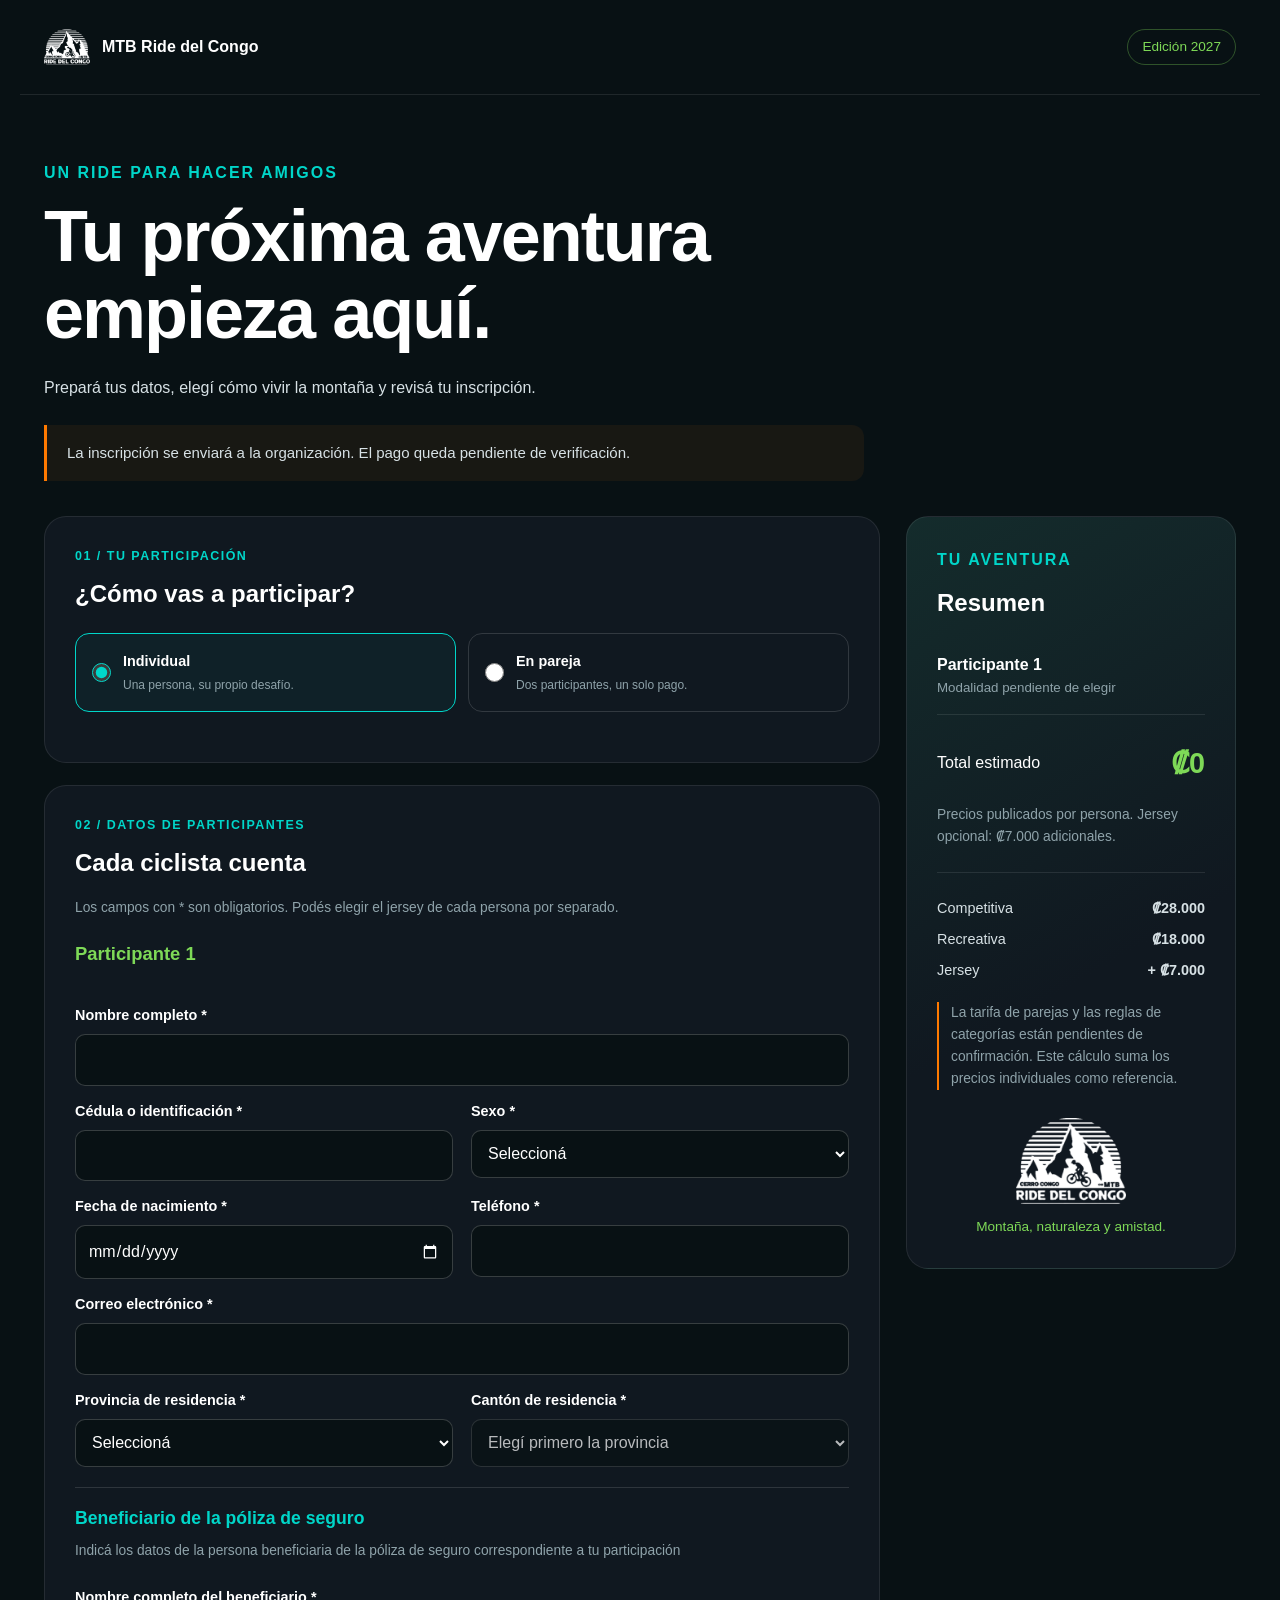
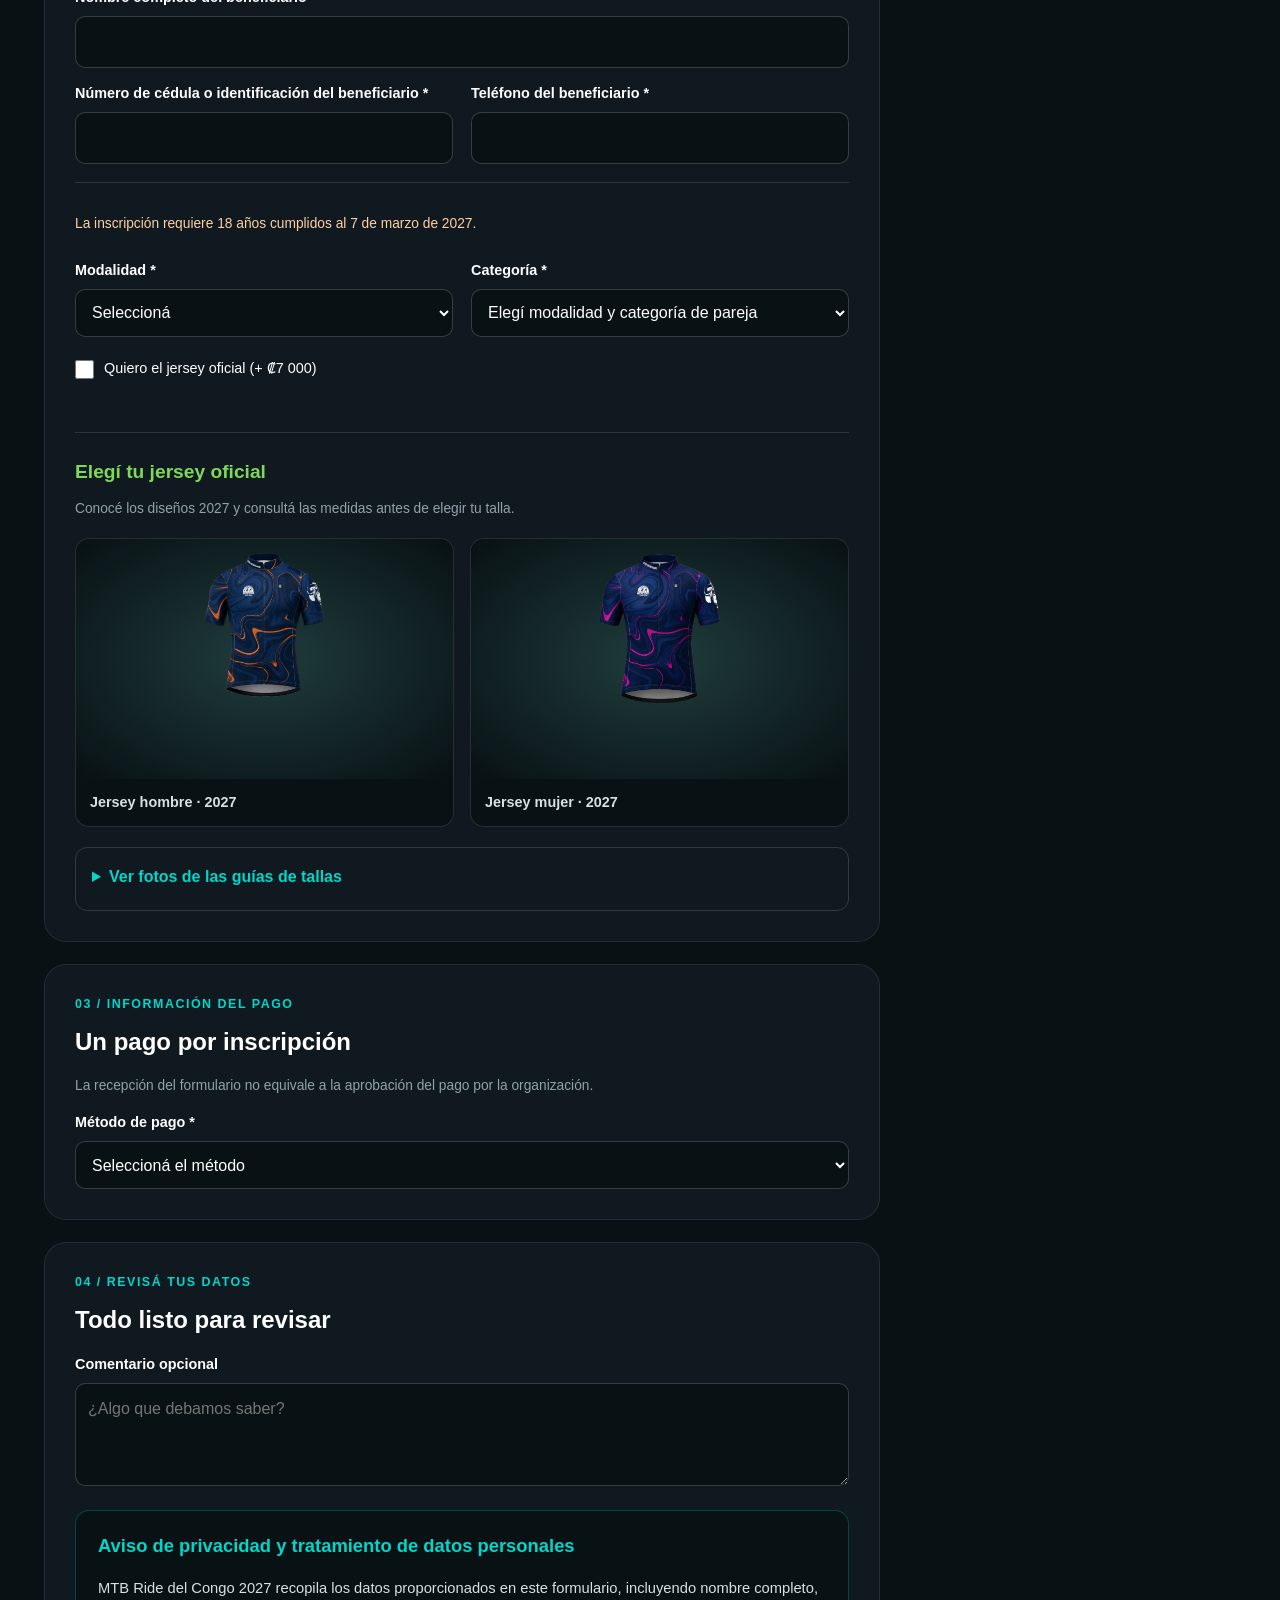
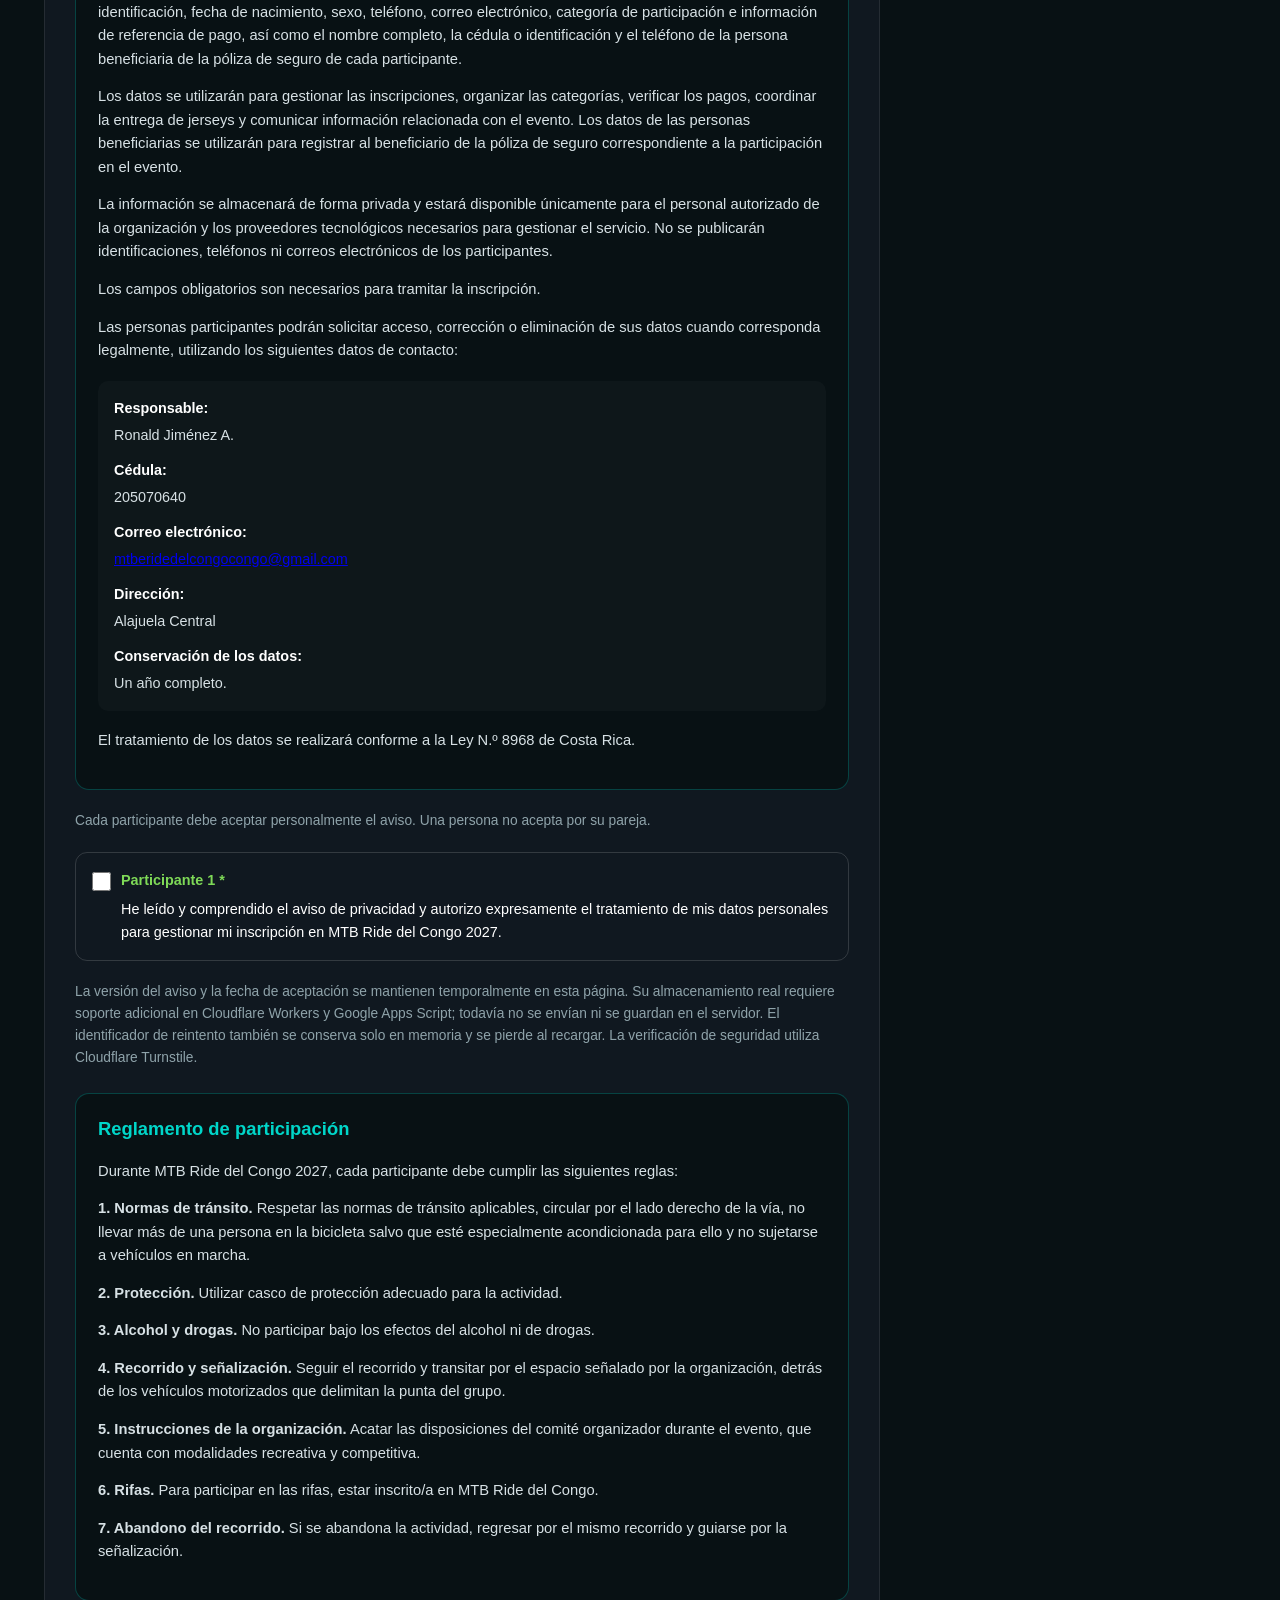
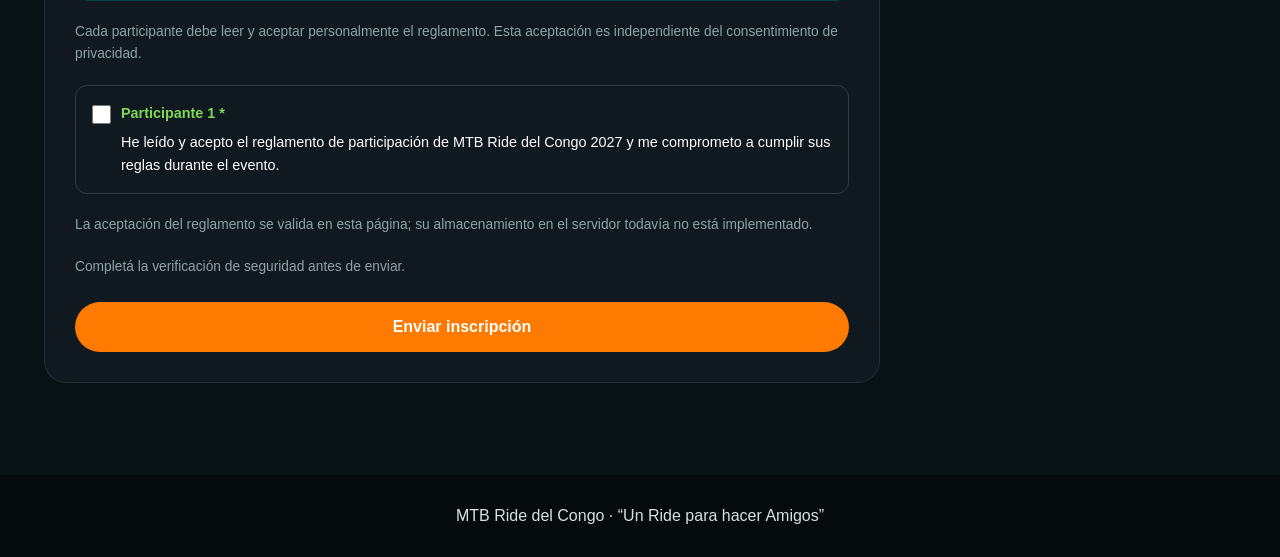
<file: inscripcion.html>
<!DOCTYPE html>
<html lang="es">
<head>
  <meta charset="UTF-8">
  <meta name="viewport" content="width=device-width, initial-scale=1">
  <title>Inscripción · MTB Ride del Congo 2027</title>
  <link rel="stylesheet" href="styles.css">
  <link rel="stylesheet" href="inscripcion.css">
  <script src="inscripcion.js" defer></script>
  <script src="https://challenges.cloudflare.com/turnstile/v0/api.js" async defer></script>
</head>
<body class="registration-page">
  <header class="registration-header">
    <div class="brand"><img src="assets/logo.webp" alt=""><span>MTB Ride del Congo</span></div>
    <span class="edition-tag">Edición 2027</span>
  </header>
  <main class="registration-main">
    <section class="registration-intro">
      <p class="eyebrow">Un Ride para hacer Amigos</p>
      <h1>Tu próxima aventura<br>empieza aquí.</h1>
      <p>Prepará tus datos, elegí cómo vivir la montaña y revisá tu inscripción.</p>
      <p class="demo-notice" id="submissionNotice">La inscripción se enviará a la organización. El pago queda pendiente de verificación.</p>
    </section>
    <div class="registration-layout">
      <form id="registrationForm">
        <section class="form-card" aria-labelledby="typeHeading">
          <p class="step-label">01 / Tu participación</p>
          <h2 id="typeHeading">¿Cómo vas a participar?</h2>
          <fieldset class="type-options">
            <legend class="sr-only">Tipo de inscripción</legend>
            <label class="choice"><input type="radio" name="registrationType" value="individual" checked> <span><strong>Individual</strong><small>Una persona, su propio desafío.</small></span></label>
            <label class="choice"><input type="radio" name="registrationType" value="pair"> <span><strong>En pareja</strong><small>Dos participantes, un solo pago.</small></span></label>
          </fieldset>
          <div id="pairCategoryWrap" hidden><label for="pairCategory">Categoría de pareja</label><select id="pairCategory" disabled required><option value="">Seleccioná una categoría</option><option value="female">Parejas Femeninas</option><option value="male">Parejas Masculinas</option><option value="mixed">Parejas Mixtas</option></select></div>
        </section>
        <section class="form-card" aria-labelledby="participantsHeading">
          <p class="step-label">02 / Datos de participantes</p>
          <h2 id="participantsHeading">Cada ciclista cuenta</h2>
          <p class="field-help">Los campos con * son obligatorios. Podés elegir el jersey de cada persona por separado.</p>
          <div id="participants"></div>
          <div class="jersey-reference" aria-labelledby="jerseyReferenceHeading">
            <h3 id="jerseyReferenceHeading">Elegí tu jersey oficial</h3>
            <p class="field-help">Conocé los diseños 2027 y consultá las medidas antes de elegir tu talla.</p>
            <div class="jersey-reference-grid">
              <figure>
                <a href="assets/jerseys/2027/jersey-hombre.webp" target="_blank" rel="noopener noreferrer" aria-label="Ampliar foto del jersey hombre (abre en otra pestaña)"><img class="jersey-reference-photo" src="assets/jerseys/2027/jersey-hombre.webp" alt="Diseño del jersey oficial para hombre, edición 2027" loading="lazy"></a>
                <figcaption>Jersey hombre · 2027</figcaption>
              </figure>
              <figure>
                <a href="assets/jerseys/2027/jersey-mujer.webp" target="_blank" rel="noopener noreferrer" aria-label="Ampliar foto del jersey mujer (abre en otra pestaña)"><img class="jersey-reference-photo" src="assets/jerseys/2027/jersey-mujer.webp" alt="Diseño del jersey oficial para mujer, edición 2027" loading="lazy"></a>
                <figcaption>Jersey mujer · 2027</figcaption>
              </figure>
            </div>
            <details class="sizing-reference">
              <summary>Ver fotos de las guías de tallas</summary>
              <p class="field-help">Medí un jersey extendido sobre una superficie plana. Tocá cualquier imagen para ampliarla en otra pestaña sin perder los datos del formulario.</p>
              <figure>
                <figcaption>Guía de tallas · hombre</figcaption>
                <a href="assets/info/tallas-hombre.jpg" target="_blank" rel="noopener noreferrer" aria-label="Ampliar guía de tallas para hombre (abre en otra pestaña)"><img src="assets/info/tallas-hombre.jpg" alt="Tabla de medidas del jersey hombre, tallas XS a 5XL" loading="lazy"></a>
              </figure>
              <figure>
                <figcaption>Guía de tallas · mujer</figcaption>
                <a href="assets/info/tallas-mujer.jpg" target="_blank" rel="noopener noreferrer" aria-label="Ampliar guía de tallas para mujer (abre en otra pestaña)"><img src="assets/info/tallas-mujer.jpg" alt="Tabla de medidas del jersey mujer, tallas XS a 5XL" loading="lazy"></a>
              </figure>
            </details>
          </div>
        </section>
        <section class="form-card" aria-labelledby="paymentHeading">
          <p class="step-label">03 / Información del pago</p>
          <h2 id="paymentHeading">Un pago por inscripción</h2>
          <p class="field-help" id="paymentNotice">La recepción del formulario no equivale a la aprobación del pago por la organización.</p>
          <label for="paymentMethod">Método de pago *</label>
          <select id="paymentMethod" required><option value="">Seleccioná el método</option><option value="sinpe">SINPE Móvil</option><option value="transfer">Transferencia bancaria</option><option value="store">Pago en taller o establecimiento autorizado</option></select>
          <p class="field-help" id="sinpeNumbers" hidden>Número SINPE Móvil: <strong>7102 2608</strong><br>Número adicional: <strong>6140 1399</strong></p>
          <p class="field-help" id="transferDetails" hidden>Nombre: <strong>Ronald Jiménez Alfaro</strong><br>IBAN: <strong>CR620151 1232 0010 2422 06</strong><br>Cédula: <strong>205070640</strong></p>
          <div id="paymentDetail" hidden><label id="paymentLabel" for="paymentReference"></label><input id="paymentReference" disabled required maxlength="80"><p class="field-help" id="paymentHelp"></p></div>
          <div id="paymentStoreDetail" hidden>
            <label for="paymentStore">Taller o establecimiento donde realizaste el pago *</label>
            <select id="paymentStore" required disabled><option value="">Seleccioná un establecimiento autorizado</option></select>
            <p class="field-help">Solo se aceptan pagos en los establecimientos de esta lista. El pago queda pendiente de verificación por la organización.</p>
          </div>
        </section>
        <section class="form-card" aria-labelledby="reviewHeading">
          <p class="step-label">04 / Revisá tus datos</p>
          <h2 id="reviewHeading">Todo listo para revisar</h2>
          <label for="comments">Comentario opcional</label><textarea id="comments" rows="3" maxlength="500" placeholder="¿Algo que debamos saber?"></textarea>
          <section class="privacy-notice" aria-labelledby="privacyHeading">
            <h3 id="privacyHeading">Aviso de privacidad y tratamiento de datos personales</h3>
            <p>MTB Ride del Congo 2027 recopila los datos proporcionados en este formulario, incluyendo nombre completo, identificación, fecha de nacimiento, sexo, teléfono, correo electrónico, categoría de participación e información de referencia de pago, así como el nombre completo, la cédula o identificación y el teléfono de la persona beneficiaria de la póliza de seguro de cada participante.</p>
            <p>Los datos se utilizarán para gestionar las inscripciones, organizar las categorías, verificar los pagos, coordinar la entrega de jerseys y comunicar información relacionada con el evento. Los datos de las personas beneficiarias se utilizarán para registrar al beneficiario de la póliza de seguro correspondiente a la participación en el evento.</p>
            <p>La información se almacenará de forma privada y estará disponible únicamente para el personal autorizado de la organización y los proveedores tecnológicos necesarios para gestionar el servicio. No se publicarán identificaciones, teléfonos ni correos electrónicos de los participantes.</p>
            <p>Los campos obligatorios son necesarios para tramitar la inscripción.</p>
            <p>Las personas participantes podrán solicitar acceso, corrección o eliminación de sus datos cuando corresponda legalmente, utilizando los siguientes datos de contacto:</p>
            <dl class="privacy-contact">
              <dt>Responsable:</dt><dd>Ronald Jiménez A.</dd>
              <dt>Cédula:</dt><dd>205070640</dd>
              <dt>Correo electrónico:</dt><dd><a href="mailto:mtberidedelcongocongo@gmail.com">mtberidedelcongocongo@gmail.com</a></dd>
              <dt>Dirección:</dt><dd>Alajuela Central</dd>
              <dt>Conservación de los datos:</dt><dd>Un año completo.</dd>
            </dl>
            <p>El tratamiento de los datos se realizará conforme a la Ley N.º 8968 de Costa Rica.</p>
          </section>
          <div class="privacy-consents">
            <p class="field-help">Cada participante debe aceptar personalmente el aviso. Una persona no acepta por su pareja.</p>
            <div id="privacyParticipant1">
              <label class="check-line"><input id="privacyConsent1" name="privacyConsent1" type="checkbox" required aria-describedby="privacyHeading privacyStatus1"><span><strong>Participante 1 *</strong> He leído y comprendido el aviso de privacidad y autorizo expresamente el tratamiento de mis datos personales para gestionar mi inscripción en MTB Ride del Congo 2027.</span></label>
              <p class="field-help" id="privacyStatus1" aria-live="polite"></p>
            </div>
            <div id="privacyParticipant2" hidden>
              <label class="check-line"><input id="privacyConsent2" name="privacyConsent2" type="checkbox" required disabled aria-describedby="privacyHeading privacyStatus2"><span><strong>Participante 2 *</strong> He leído y comprendido el aviso de privacidad y autorizo expresamente el tratamiento de mis datos personales para gestionar mi inscripción en MTB Ride del Congo 2027.</span></label>
              <p class="field-help" id="privacyStatus2" aria-live="polite"></p>
            </div>
          </div>
          <p class="privacy-note">La versión del aviso y la fecha de aceptación se mantienen temporalmente en esta página. Su almacenamiento real requiere soporte adicional en Cloudflare Workers y Google Apps Script; todavía no se envían ni se guardan en el servidor. El identificador de reintento también se conserva solo en memoria y se pierde al recargar. La verificación de seguridad utiliza Cloudflare Turnstile.</p>
          <section class="privacy-notice" aria-labelledby="rulesHeading">
            <h3 id="rulesHeading">Reglamento de participación</h3>
            <p>Durante MTB Ride del Congo 2027, cada participante debe cumplir las siguientes reglas:</p>
            <p><strong>1. Normas de tránsito.</strong> Respetar las normas de tránsito aplicables, circular por el lado derecho de la vía, no llevar más de una persona en la bicicleta salvo que esté especialmente acondicionada para ello y no sujetarse a vehículos en marcha.</p>
            <p><strong>2. Protección.</strong> Utilizar casco de protección adecuado para la actividad.</p>
            <p><strong>3. Alcohol y drogas.</strong> No participar bajo los efectos del alcohol ni de drogas.</p>
            <p><strong>4. Recorrido y señalización.</strong> Seguir el recorrido y transitar por el espacio señalado por la organización, detrás de los vehículos motorizados que delimitan la punta del grupo.</p>
            <p><strong>5. Instrucciones de la organización.</strong> Acatar las disposiciones del comité organizador durante el evento, que cuenta con modalidades recreativa y competitiva.</p>
            <p><strong>6. Rifas.</strong> Para participar en las rifas, estar inscrito/a en MTB Ride del Congo.</p>
            <p><strong>7. Abandono del recorrido.</strong> Si se abandona la actividad, regresar por el mismo recorrido y guiarse por la señalización.</p>
          </section>
          <div class="privacy-consents">
            <p class="field-help">Cada participante debe leer y aceptar personalmente el reglamento. Esta aceptación es independiente del consentimiento de privacidad.</p>
            <div id="rulesParticipant1">
              <label class="check-line"><input id="rulesConsent1" name="rulesConsent1" type="checkbox" required aria-describedby="rulesHeading"><span><strong>Participante 1 *</strong> He leído y acepto el reglamento de participación de MTB Ride del Congo 2027 y me comprometo a cumplir sus reglas durante el evento.</span></label>
            </div>
            <div id="rulesParticipant2" hidden>
              <label class="check-line"><input id="rulesConsent2" name="rulesConsent2" type="checkbox" required disabled aria-describedby="rulesHeading"><span><strong>Participante 2 *</strong> He leído y acepto el reglamento de participación de MTB Ride del Congo 2027 y me comprometo a cumplir sus reglas durante el evento.</span></label>
            </div>
            <p class="field-help">La aceptación del reglamento se valida en esta página; su almacenamiento en el servidor todavía no está implementado.</p>
          </div>
          <div id="turnstileContainer">
            <p class="field-help">Completá la verificación de seguridad antes de enviar.</p>
            <div class="cf-turnstile" data-sitekey="0x4AAAAAAFi9Cbz-jAwnUR7X" data-size="flexible"></div>
          </div>
          <button id="submitRegistration" class="btn btn-primary review-button" type="submit">Enviar inscripción</button>
          <div id="formResult" class="form-result" role="status" aria-live="polite" tabindex="-1" hidden></div>
        </section>
      </form>
      <aside class="registration-summary" aria-labelledby="summaryHeading">
        <p class="eyebrow">Tu aventura</p><h2 id="summaryHeading">Resumen</h2>
        <div id="summaryItems" aria-live="polite"></div>
        <div class="total-row"><span>Total estimado</span><strong id="totalAmount">₡0</strong></div>
        <p class="field-help">Precios publicados por persona. Jersey opcional: ₡7.000 adicionales.</p>
        <div class="summary-prices"><p>Competitiva <strong>₡28.000</strong></p><p>Recreativa <strong>₡18.000</strong></p><p>Jersey <strong>+ ₡7.000</strong></p></div>
        <p class="pending-note">La tarifa de parejas y las reglas de categorías están pendientes de confirmación. Este cálculo suma los precios individuales como referencia.</p>
        <img class="summary-logo" src="assets/logo.webp" alt="MTB Ride del Congo">
        <p class="summary-motto">Montaña, naturaleza y amistad.</p>
      </aside>
    </div>
  </main>
  <footer class="footer"><p>MTB Ride del Congo · “Un Ride para hacer Amigos”</p></footer>
</body>
</html>
</file>
<file: styles.css>
:root {
  --dark: #081114;
  --dark-2: #101820;
  --turquoise: #00d6c9;
  --green: #7ed957;
  --orange: #ff7a00;
  --white: #ffffff;
  --gray: #d7e1e5;
  --muted: #8fa3aa;
}

* {
  box-sizing: border-box;
  margin: 0;
  padding: 0;
}

html {
  scroll-behavior: smooth;
}

body {
  font-family: Arial, Helvetica, sans-serif;
  background: var(--dark);
  color: var(--white);
  line-height: 1.6;
}

img {
  max-width: 100%;
  display: block;
}

.site-header {
  min-height: 100vh;
  background:
    linear-gradient(rgba(8, 17, 20, 0.72), rgba(8, 17, 20, 0.96)),
    url("assets/hero.webp");
  background-size: cover;
  background-position: center;
}

.navbar {
  position: fixed;
  top: 0;
  width: 100%;
  z-index: 20;
  display: flex;
  justify-content: space-between;
  align-items: center;
  padding: 18px 8%;
  background: rgba(8, 17, 20, 0.82);
  backdrop-filter: blur(12px);
  border-bottom: 1px solid rgba(255, 255, 255, 0.08);
}

.brand {
  display: flex;
  align-items: center;
  gap: 12px;
  color: var(--white);
  text-decoration: none;
  font-weight: 800;
}

.brand img {
  width: 46px;
  height: 46px;
  object-fit: contain;
}

.nav-links {
  display: flex;
  gap: 22px;
  list-style: none;
}

.nav-links a {
  color: var(--gray);
  text-decoration: none;
  font-weight: 700;
  font-size: 0.95rem;
}

.nav-links a:hover {
  color: var(--turquoise);
}

.menu-toggle {
  display: none;
  background: none;
  border: none;
  color: var(--white);
  font-size: 2rem;
  cursor: pointer;
}

.hero {
  min-height: 100vh;
  display: flex;
  align-items: center;
  padding: 140px 8% 70px;
}

.hero-content {
  max-width: 760px;
}

.eyebrow {
  color: var(--turquoise);
  text-transform: uppercase;
  letter-spacing: 2px;
  font-weight: 800;
  margin-bottom: 12px;
}

.hero h1 {
  font-size: clamp(3rem, 8vw, 6.8rem);
  line-height: 0.95;
  margin-bottom: 18px;
}

.slogan {
  color: var(--green);
  font-size: clamp(1.4rem, 3vw, 2.4rem);
  font-weight: 800;
  font-style: italic;
  margin-bottom: 20px;
}

.hero-text {
  color: var(--gray);
  max-width: 620px;
  font-size: 1.15rem;
}

.hero-actions {
  display: flex;
  gap: 14px;
  flex-wrap: wrap;
  margin-top: 34px;
}

.btn {
  display: inline-block;
  padding: 14px 24px;
  border-radius: 999px;
  text-decoration: none;
  font-weight: 900;
  border: 2px solid transparent;
  cursor: pointer;
}

.btn-primary {
  background: var(--orange);
  color: var(--white);
}

.btn-secondary {
  color: var(--white);
  border-color: var(--turquoise);
}

.countdown-box {
  display: inline-flex;
  align-items: center;
  gap: 14px;
  margin-top: 34px;
  padding: 14px 20px;
  background: rgba(255, 255, 255, 0.09);
  border: 1px solid rgba(255, 255, 255, 0.12);
  border-radius: 14px;
}

.countdown-box span {
  color: var(--green);
  font-size: 2.3rem;
  font-weight: 900;
}

.countdown-box small {
  color: var(--gray);
}

.section {
  padding: 90px 8%;
}

.section-heading {
  max-width: 780px;
  margin-bottom: 42px;
}

.section-heading h2,
.history-content h2,
.signup-box h2 {
  font-size: clamp(2.2rem, 5vw, 4rem);
  line-height: 1;
  margin-bottom: 18px;
}

.section-heading p,
.history-content p,
.signup-box p {
  color: var(--gray);
  font-size: 1.05rem;
}

.center {
  text-align: center;
  margin-left: auto;
  margin-right: auto;
}

.edition-current {
  background: var(--dark-2);
}

.quick-info {
  display: grid;
  grid-template-columns: repeat(4, 1fr);
  gap: 18px;
}

.quick-info article {
  padding: 26px;
  border-radius: 18px;
  background: rgba(255, 255, 255, 0.06);
  border: 1px solid rgba(255, 255, 255, 0.1);
}

.quick-info span {
  display: block;
  color: var(--green);
  font-size: 2.2rem;
  font-weight: 900;
  margin-bottom: 6px;
}

.quick-info p {
  color: var(--gray);
}

.routes-section {
  background:
    linear-gradient(rgba(8, 17, 20, 0.96), rgba(8, 17, 20, 0.96)),
    url("assets/mono-congo.webp");
  background-size: cover;
  background-position: center;
}

.routes-grid {
  display: grid;
  grid-template-columns: repeat(2, 1fr);
  gap: 24px;
}

.route-card {
  padding: 34px;
  border-radius: 22px;
  background: rgba(255, 255, 255, 0.07);
  border: 1px solid rgba(255, 255, 255, 0.12);
}

.route-card.featured {
  border-color: var(--turquoise);
  box-shadow: 0 0 40px rgba(0, 214, 201, 0.12);
}

.route-card h3 {
  font-size: 1.8rem;
  margin-bottom: 8px;
}

.route-card strong {
  display: block;
  color: var(--green);
  font-size: 3rem;
  margin-bottom: 16px;
}

.route-card p,
.route-card li {
  color: var(--gray);
}

.route-card ul {
  margin-top: 18px;
  padding-left: 20px;
}


/* =========================================================
   Jerseys edición 2027
   Efecto corregido con capas reales:
   - .jersey-poster baja como una sola imagen completa.
   - .jersey-product sube desde atrás sin deformarse.
   - En móvil solo se muestra el poster/fondo.
========================================================= */

.jersey-2027-section {
  background:
    radial-gradient(circle at top, rgba(0, 214, 201, 0.18), transparent 42%),
    linear-gradient(180deg, #101820, #081114);
  overflow: hidden;
}

.jersey-2027-section .section-heading {
  margin-bottom: 0;
}

.jersey-cards {
  display: grid;
  grid-template-columns: repeat(2, minmax(250px, 315px));
  justify-content: center;
  align-items: start;
  gap: clamp(48px, 7vw, 90px);
  margin-top: 54px;
  padding-top: 72px;
  padding-bottom: 140px;
  min-height: 650px;
}

.jersey-card {
  position: relative;
  width: 100%;
  max-width: 315px;
  aspect-ratio: 899 / 1599;
  margin: 0;
  padding: 0;
  isolation: isolate;
  overflow: visible;
  cursor: pointer;
  filter: drop-shadow(0 24px 36px rgba(0, 0, 0, 0.52));
}

.jersey-poster {
  position: absolute;
  inset: 0;
  z-index: 4;
  border-radius: 24px;
  overflow: hidden;
  transform-origin: bottom center;
  transform: translateY(0) rotateX(0deg);
  transition:
    transform 0.62s ease,
    filter 0.62s ease,
    box-shadow 0.62s ease;
  filter: brightness(0.96) saturate(1.04);
  box-shadow: 0 24px 44px rgba(0, 0, 0, 0.45);
}

.jersey-poster img {
  width: 100%;
  height: 100%;
  object-fit: cover;
  object-position: center;
}

.jersey-product {
  position: absolute;
  inset: 0;
  z-index: 2;
  width: 100%;
  height: 100%;
  object-fit: contain;
  object-position: center top;
  transform-origin: center bottom;
  transform: translateY(2%) scale(0.92);
  opacity: 1;
  transition:
    transform 0.62s ease,
    filter 0.62s ease,
    z-index 0s linear 0.15s;
  filter:
    contrast(1.04)
    brightness(1.04)
    drop-shadow(0 26px 34px rgba(0, 0, 0, 0.62));
}

.jersey-card-label {
  position: absolute;
  left: 50%;
  bottom: -48px;
  z-index: 1;
  width: 92%;
  transform: translateX(-50%);
  color: var(--gray);
  text-align: center;
  font-size: 0.92rem;
  font-weight: 800;
  opacity: 0.72;
  transition: opacity 0.4s ease, transform 0.4s ease;
}

@media (hover: hover) and (pointer: fine) {
  .jersey-card:hover .jersey-poster {
    transform: perspective(900px) translateY(30%) rotateX(46deg) scaleX(0.98);
    filter: brightness(0.52) saturate(1.12);
    box-shadow: 0 12px 28px rgba(0, 0, 0, 0.65);
  }

  .jersey-card:hover .jersey-product {
    z-index: 6;
    transform: translateY(-17%) scale(1.02);
    filter:
      contrast(1.08)
      brightness(1.08)
      drop-shadow(0 32px 42px rgba(0, 0, 0, 0.72));
  }

  .jersey-card:hover .jersey-card-label {
    opacity: 0;
    transform: translateX(-50%) translateY(10px);
  }
}

@media (min-width: 901px) {
  .jersey-card.active .jersey-poster {
    transform: perspective(900px) translateY(30%) rotateX(46deg) scaleX(0.98);
    filter: brightness(0.52) saturate(1.12);
    box-shadow: 0 12px 28px rgba(0, 0, 0, 0.65);
  }

  .jersey-card.active .jersey-product {
    z-index: 6;
    transform: translateY(-17%) scale(1.02);
    filter:
      contrast(1.08)
      brightness(1.08)
      drop-shadow(0 32px 42px rgba(0, 0, 0, 0.72));
  }

  .jersey-card.active .jersey-card-label {
    opacity: 0;
    transform: translateX(-50%) translateY(10px);
  }
}

@media (max-width: 900px) {
  .jersey-cards {
    grid-template-columns: 1fr;
    max-width: min(315px, 84vw);
    margin-left: auto;
    margin-right: auto;
    gap: 42px;
    min-height: auto;
    padding-top: 10px;
    padding-bottom: 20px;
  }

  .jersey-card {
    max-width: 315px;
    overflow: hidden;
    cursor: default;
  }

  .jersey-poster {
    position: absolute;
    inset: 0;
    transform: none !important;
    filter: brightness(0.96) saturate(1.04) !important;
    border-radius: 24px;
  }

  .jersey-product,
  .jersey-card-label {
    display: none !important;
  }
}

.history-section {
  display: grid;
  grid-template-columns: 1.2fr 0.8fr;
  gap: 42px;
  background: var(--dark);
}

.history-content h3 {
  color: var(--green);
  font-size: 2rem;
  margin-top: 30px;
  font-style: italic;
}

.timeline {
  display: grid;
  gap: 18px;
  align-content: center;
}

.timeline article {
  padding: 24px;
  border-left: 5px solid var(--turquoise);
  background: rgba(255, 255, 255, 0.06);
  border-radius: 14px;
}

.timeline span {
  color: var(--green);
  font-size: 1.7rem;
  font-weight: 900;
}

.timeline p {
  color: var(--gray);
}

.editions-section {
  background: var(--dark-2);
}

.editions-container {
  display: grid;
  gap: 34px;
}

.edition-card {
  display: grid;
  grid-template-columns: 0.9fr 1.1fr;
  gap: 26px;
  padding: 24px;
  border-radius: 26px;
  background: rgba(255, 255, 255, 0.06);
  border: 1px solid rgba(255, 255, 255, 0.12);
}

.edition-info {
  display: grid;
  gap: 16px;
  align-content: start;
}

.edition-year {
  color: var(--turquoise);
  font-size: 3rem;
  font-weight: 900;
  line-height: 1;
}

.edition-info h3 {
  font-size: 1.8rem;
}

.edition-info p {
  color: var(--gray);
}

.edition-jersey {
  max-width: 260px;
  padding: 20px;
  border-radius: 18px;
  background: rgba(0, 0, 0, 0.22);
}

.edition-jersey img {
  width: 100%;
  filter: drop-shadow(0 18px 26px rgba(0, 0, 0, 0.35));
}

.edition-jersey-duo {
  display: grid;
  grid-template-columns: repeat(2, 1fr);
  gap: 12px;
  max-width: 360px;
}

.edition-jersey-duo img {
  width: 100%;
  filter: drop-shadow(0 18px 26px rgba(0, 0, 0, 0.35));
}

.slider {
  position: relative;
  min-height: 390px;
  overflow: hidden;
  border-radius: 22px;
  background: #000;
}

.slider img {
  position: absolute;
  inset: 0;
  width: 100%;
  height: 100%;
  object-fit: cover;
  opacity: 0;
  transform: scale(1.04);
  transition: opacity 0.8s ease, transform 1.2s ease;
}

.slider img.active {
  opacity: 1;
  transform: scale(1);
}

.slider-controls {
  position: absolute;
  left: 16px;
  right: 16px;
  bottom: 16px;
  display: flex;
  justify-content: space-between;
  align-items: center;
}

.slider-controls button {
  width: 42px;
  height: 42px;
  border-radius: 999px;
  border: none;
  background: rgba(8, 17, 20, 0.78);
  color: var(--white);
  font-size: 1.4rem;
  cursor: pointer;
}

.slider-dots {
  display: flex;
  gap: 8px;
}

.slider-dots button {
  width: 10px;
  height: 10px;
  background: rgba(255, 255, 255, 0.45);
  padding: 0;
}

.slider-dots button.active {
  background: var(--green);
}

.signup-section {
  background:
    linear-gradient(rgba(8, 17, 20, 0.88), rgba(8, 17, 20, 0.96)),
    url("assets/hero.webp");
  background-size: cover;
  background-position: center;
}

.signup-box {
  max-width: 1050px;
  margin: auto;
  display: grid;
  grid-template-columns: 1.2fr 0.8fr;
  gap: 42px;
  align-items: center;
  text-align: left;
}

.signup-text h2 {
  font-size: clamp(2.3rem, 5vw, 4rem);
  line-height: 1;
  margin-bottom: 18px;
}

.signup-text p {
  color: #d7e1e5;
  font-size: 1.08rem;
}

.signup-slogan {
  margin-top: 24px;
  color: #7ed957 !important;
  font-size: 1.6rem !important;
  font-weight: 900;
  font-style: italic;
}

.qr-card {
  justify-self: center;
  width: min(320px, 100%);
  padding: 22px;
  border-radius: 24px;
  background: rgba(255, 255, 255, 0.96);
  color: #081114;
  text-align: center;
  box-shadow: 0 24px 45px rgba(0, 0, 0, 0.45);
  border: 5px solid #00d6c9;
}

.qr-card img {
  width: 100%;
  border-radius: 12px;
}

.qr-card p {
  margin-top: 14px;
  color: #081114;
  font-weight: 900;
  text-transform: uppercase;
  letter-spacing: 1px;
}

.qr-card .qr-link {
  width: 100%;
  margin-top: 16px;
  text-align: center;
  border-radius: 14px;
  padding: 13px 18px;
}


.footer {
  padding: 28px 8%;
  text-align: center;
  color: var(--gray);
  background: #050b0d;
}

@media (max-width: 950px) {
  .menu-toggle {
    display: block;
  }

  .nav-links {
    position: absolute;
    top: 82px;
    left: 0;
    width: 100%;
    display: none;
    flex-direction: column;
    padding: 22px 8%;
    background: rgba(8, 17, 20, 0.96);
  }

  .nav-links.open {
    display: flex;
  }

  .quick-info,
  .routes-grid,
  .history-section,
  .edition-card,
  .signup-box {
    grid-template-columns: 1fr;
  }

  .slider {
    min-height: 300px;
  }

  .signup-box {
    text-align: center;
  }

  .qr-card {
    margin-top: 20px;
  }

  .jersey-cards {
    grid-template-columns: 1fr;
    max-width: 380px;
    margin-left: auto;
    margin-right: auto;
    gap: 95px;
    min-height: auto;
  }

  .jersey-card {
    aspect-ratio: 0.85;
  }
}

@media (max-width: 600px) {
  .section {
    padding: 70px 6%;
  }

  .navbar {
    padding: 14px 6%;
  }

  .brand span {
    font-size: 0.95rem;
  }

  .hero {
    padding-left: 6%;
    padding-right: 6%;
  }

  .quick-info {
    grid-template-columns: 1fr 1fr;
  }

  .edition-year {
    font-size: 2.4rem;
  }

  .jersey-cards {
    gap: 80px;
  }

  .jersey-card:hover img,
  .jersey-card.active img {
    width: 112%;
    height: 145%;
    transform: translateY(-5%);
  }

  .jersey-card figcaption {
    transform: perspective(500px) translateY(100%) rotateX(-35deg);
  }
}

/* =========================================================
   Información extra: categorías, precios, pagos y tallas
========================================================= */

.categories-section {
  background:
    radial-gradient(circle at top left, rgba(126, 217, 87, 0.12), transparent 36%),
    linear-gradient(180deg, #081114, #101820);
}

.categories-layout {
  display: grid;
  grid-template-columns: 1.3fr 0.7fr;
  gap: 28px;
  align-items: stretch;
}

.categories-card,
.recreative-card,
.price-card,
.payment-info article,
.sizing-card {
  background: rgba(255, 255, 255, 0.065);
  border: 1px solid rgba(255, 255, 255, 0.12);
  border-radius: 24px;
  box-shadow: 0 22px 38px rgba(0, 0, 0, 0.22);
}

.categories-card {
  padding: 30px;
}

.categories-card h3,
.recreative-card h3,
.price-card h3,
.payment-info h3,
.sizing-card h3 {
  font-size: 1.55rem;
  margin-bottom: 18px;
}

.categories-grid {
  display: grid;
  grid-template-columns: repeat(3, 1fr);
  gap: 14px;
}

.categories-grid article {
  padding: 18px;
  border-radius: 16px;
  background: rgba(0, 0, 0, 0.2);
  border-left: 4px solid var(--turquoise);
}

.categories-grid span {
  display: block;
  color: var(--white);
  font-weight: 900;
  text-transform: uppercase;
  font-size: 0.94rem;
}

.categories-grid p {
  color: var(--gray);
  margin-top: 4px;
  font-size: 0.92rem;
}

.recreative-card {
  padding: 30px;
  border-color: rgba(255, 122, 0, 0.55);
  background:
    linear-gradient(rgba(255, 122, 0, 0.1), rgba(255, 255, 255, 0.045));
}

.recreative-card h3 {
  color: var(--orange);
  font-size: 2.4rem;
  line-height: 1;
}

.recreative-card p {
  color: var(--gray);
}

.pricing-section {
  background: var(--dark-2);
}

.price-cards {
  display: grid;
  grid-template-columns: repeat(2, minmax(260px, 430px));
  justify-content: center;
  gap: 26px;
  margin-top: 44px;
}

.price-card {
  padding: 30px;
}

.price-card.featured {
  border-color: rgba(0, 214, 201, 0.7);
  box-shadow: 0 0 42px rgba(0, 214, 201, 0.12);
}

.price-route {
  color: var(--gray);
  margin-bottom: 24px;
}

.price-row {
  display: flex;
  justify-content: space-between;
  gap: 18px;
  align-items: center;
  padding: 16px 0;
  border-top: 1px solid rgba(255, 255, 255, 0.12);
}

.price-row span {
  color: var(--gray);
  font-weight: 800;
}

.price-row strong {
  color: var(--green);
  font-size: 1.65rem;
}

.payment-info {
  display: grid;
  grid-template-columns: repeat(3, 1fr);
  gap: 18px;
  margin-top: 36px;
}

.payment-info article {
  padding: 24px;
}

.payment-info p,
.payment-info small {
  color: var(--gray);
}

.payment-info a {
  display: inline-block;
  margin-top: 12px;
  color: var(--green);
  font-size: 1.4rem;
  font-weight: 900;
  text-decoration: none;
}

.pending-info {
  display: block;
  color: var(--orange);
  margin-top: 8px;
  font-size: 1rem;
}

.sizing-section {
  background:
    radial-gradient(circle at top right, rgba(0, 214, 201, 0.14), transparent 38%),
    #081114;
}

.sizing-grid {
  display: grid;
  grid-template-columns: repeat(2, 1fr);
  gap: 28px;
}

.sizing-card {
  padding: 26px;
}

.sizing-image {
  overflow: hidden;
  border-radius: 18px;
  background: #ffffff;
  margin-bottom: 22px;
}

.sizing-image img {
  width: 100%;
  height: auto;
  display: block;
}

.sizing-table-wrapper {
  overflow-x: auto;
  border-radius: 16px;
  border: 1px solid rgba(255, 255, 255, 0.12);
}

.sizing-card table {
  width: 100%;
  min-width: 680px;
  border-collapse: collapse;
  background: rgba(0, 0, 0, 0.2);
}

.sizing-card th,
.sizing-card td {
  padding: 12px 10px;
  text-align: center;
  border-bottom: 1px solid rgba(255, 255, 255, 0.1);
}

.sizing-card thead th {
  background: rgba(0, 214, 201, 0.16);
  color: var(--white);
  font-weight: 900;
}

.sizing-card tbody th {
  text-align: left;
  color: var(--green);
}

.sizing-card td {
  color: var(--gray);
}

@media (max-width: 950px) {
  .categories-layout,
  .price-cards,
  .payment-info,
  .sizing-grid {
    grid-template-columns: 1fr;
  }

  .categories-grid {
    grid-template-columns: repeat(2, 1fr);
  }

  .price-row strong {
    font-size: 1.4rem;
  }
}

@media (max-width: 600px) {
  .categories-grid {
    grid-template-columns: 1fr;
  }

  .categories-card,
  .recreative-card,
  .price-card,
  .payment-info article,
  .sizing-card {
    padding: 22px;
  }
}


.payment-data {
  display: block;
  color: var(--green);
  margin-top: 8px;
  font-size: 1.08rem;
  font-weight: 900;
  word-break: break-word;
}


/* =========================================================
   Medalla y premiación
========================================================= */

.medal-section {
  background:
    radial-gradient(circle at top right, rgba(255, 183, 77, 0.18), transparent 36%),
    linear-gradient(180deg, #101820, #081114);
}

.medal-content {
  display: grid;
  grid-template-columns: 1fr 0.9fr;
  gap: 42px;
  align-items: center;
}

.medal-text h2 {
  font-size: clamp(2.2rem, 5vw, 4rem);
  line-height: 1;
  margin-bottom: 18px;
}

.medal-text p {
  color: var(--gray);
  margin-bottom: 16px;
  font-size: 1.06rem;
}

.medal-highlights {
  display: flex;
  flex-wrap: wrap;
  gap: 12px;
  margin-top: 28px;
}

.medal-highlights span {
  padding: 10px 14px;
  border-radius: 999px;
  color: var(--white);
  background: rgba(255, 183, 77, 0.12);
  border: 1px solid rgba(255, 183, 77, 0.34);
  font-weight: 800;
  font-size: 0.9rem;
}

.medal-image {
  display: flex;
  justify-content: center;
}

.medal-image img {
  width: min(430px, 100%);
  border-radius: 26px;
  box-shadow: 0 28px 50px rgba(0, 0, 0, 0.48);
  border: 1px solid rgba(255, 255, 255, 0.14);
}

@media (max-width: 900px) {
  .medal-content {
    grid-template-columns: 1fr;
  }

  .medal-text {
    text-align: center;
  }

  .medal-highlights {
    justify-content: center;
  }
}


/* =========================================================
   Explorador interactivo de rutas GPX 2027
========================================================= */
.route-selector {
  display: grid;
  grid-template-columns: repeat(2, minmax(0, 1fr));
  gap: 14px;
  margin: 30px 0 22px;
}

.route-tab {
  appearance: none;
  border: 1px solid rgba(255, 255, 255, 0.14);
  border-radius: 18px;
  padding: 18px 20px;
  background: rgba(255, 255, 255, 0.06);
  color: var(--white);
  text-align: left;
  cursor: pointer;
  transition: transform 0.2s ease, border-color 0.2s ease, background 0.2s ease;
}

.route-tab:hover {
  transform: translateY(-2px);
  border-color: rgba(0, 214, 201, 0.6);
}

.route-tab.active {
  background: rgba(0, 214, 201, 0.12);
  border-color: var(--turquoise);
  box-shadow: 0 16px 38px rgba(0, 0, 0, 0.22);
}

.route-tab span,
.route-tab strong {
  display: block;
}

.route-tab span {
  color: var(--gray);
  font-size: 0.9rem;
  font-weight: 800;
}

.route-tab strong {
  margin-top: 3px;
  color: var(--green);
  font-size: 1.55rem;
}

.route-explorer {
  display: grid;
  grid-template-columns: minmax(0, 1.45fr) minmax(330px, 0.75fr);
  gap: 24px;
  align-items: stretch;
}

.route-map-panel,
.route-details {
  border-radius: 24px;
  overflow: hidden;
  border: 1px solid rgba(255, 255, 255, 0.12);
  background: rgba(7, 17, 20, 0.88);
  box-shadow: 0 25px 60px rgba(0, 0, 0, 0.3);
}

.route-map-panel {
  position: relative;
  min-height: 610px;
}

.route-map {
  width: 100%;
  height: 610px;
  background: #132326;
}

.route-map .leaflet-control-zoom a {
  color: #0b171a;
}

.route-map .leaflet-control-attribution {
  font-size: 10px;
}

.map-legend {
  position: absolute;
  z-index: 500;
  left: 16px;
  bottom: 16px;
  display: flex;
  gap: 12px;
  flex-wrap: wrap;
  padding: 10px 13px;
  border-radius: 999px;
  color: var(--white);
  background: rgba(8, 17, 20, 0.88);
  border: 1px solid rgba(255, 255, 255, 0.14);
  backdrop-filter: blur(10px);
  font-size: 0.8rem;
  font-weight: 800;
}

.map-legend span {
  display: inline-flex;
  align-items: center;
  gap: 7px;
}

.legend-dot {
  width: 10px;
  height: 10px;
  border-radius: 50%;
  display: inline-block;
}

.legend-short { background: #7ed957; }
.legend-long { background: #ff7a00; }

.route-details {
  padding: 28px;
  display: flex;
  flex-direction: column;
}

.route-details h3 {
  font-size: clamp(1.8rem, 3vw, 2.5rem);
  line-height: 1.05;
  margin-bottom: 14px;
}

.route-description {
  color: var(--gray);
}

.route-stats {
  display: grid;
  grid-template-columns: repeat(2, 1fr);
  gap: 10px;
  margin: 24px 0;
}

.route-stats article {
  padding: 15px;
  border-radius: 15px;
  background: rgba(255, 255, 255, 0.055);
  border: 1px solid rgba(255, 255, 255, 0.09);
}

.route-stats span {
  color: var(--green);
  font-size: 1.55rem;
  font-weight: 900;
}

.route-stats small {
  margin-left: 3px;
  color: var(--muted);
  font-weight: 800;
}

.route-stats p {
  margin-top: 2px;
  color: var(--gray);
  font-size: 0.8rem;
}

.elevation-wrap {
  margin-top: 4px;
  padding: 16px;
  border-radius: 18px;
  background: rgba(255, 255, 255, 0.045);
  border: 1px solid rgba(255, 255, 255, 0.09);
}

.elevation-heading {
  display: flex;
  justify-content: space-between;
  gap: 10px;
  align-items: baseline;
  margin-bottom: 10px;
}

.elevation-heading strong {
  font-size: 0.9rem;
}

.elevation-heading span {
  color: var(--muted);
  font-size: 0.72rem;
}

.elevation-chart {
  display: block;
  width: 100%;
  height: 180px;
}

.route-download {
  margin-top: 20px;
  text-align: center;
}

.route-summary-grid {
  margin-top: 26px;
}

.route-loading {
  position: absolute;
  inset: 0;
  z-index: 450;
  display: grid;
  place-items: center;
  color: var(--gray);
  background: #132326;
}

@media (max-width: 1050px) {
  .route-explorer {
    grid-template-columns: 1fr;
  }

  .route-map-panel,
  .route-map {
    min-height: 500px;
    height: 500px;
  }
}

@media (max-width: 600px) {
  .route-selector {
    grid-template-columns: 1fr;
  }

  .route-map-panel,
  .route-map {
    min-height: 420px;
    height: 420px;
  }

  .route-details {
    padding: 20px;
  }

  .route-stats {
    grid-template-columns: 1fr 1fr;
  }

  .map-legend {
    border-radius: 16px;
  }
}
</file>
<file: inscripcion.css>
.registration-header{max-width:1240px;margin:auto;padding:24px;display:flex;align-items:center;justify-content:space-between;gap:16px;border-bottom:1px solid #ffffff18}.edition-tag{color:var(--green);font-size:.85rem;border:1px solid #7ed95755;border-radius:30px;padding:6px 14px;white-space:nowrap}.registration-main{max-width:1240px;margin:auto;padding:0 24px 70px}.registration-intro{padding:65px 0 35px;max-width:820px}.registration-intro h1{font-size:clamp(2.4rem,6vw,4.5rem);line-height:1.08;letter-spacing:-2px;margin-bottom:22px}.registration-intro>p:not(.eyebrow){color:var(--gray)}.demo-notice{margin-top:24px;padding:16px 20px;border-left:3px solid var(--orange);background:#ff7a0010;border-radius:0 12px 12px 0;font-size:.94rem}.registration-layout{display:grid;grid-template-columns:minmax(0,1fr) 330px;gap:26px;align-items:start}.form-card,.registration-summary{border:1px solid #ffffff16;border-radius:22px;background:var(--dark-2);padding:30px;margin-bottom:22px}.form-card h2,.registration-summary h2{font-size:1.5rem;margin-bottom:14px}.step-label{color:var(--turquoise);font-weight:bold;font-size:.78rem;text-transform:uppercase;letter-spacing:1.5px;margin-bottom:8px}.type-options{border:0;display:grid;grid-template-columns:1fr 1fr;gap:12px;margin:20px 0}.registration-page label{display:block;font-weight:700;font-size:.9rem;margin:14px 0 7px}.registration-page .choice{display:flex;align-items:center;gap:12px;border:1px solid #ffffff24;border-radius:14px;padding:16px;margin:0;cursor:pointer}.choice:has(input:checked){border-color:var(--turquoise);background:#00d6c90b}.choice small{display:block;color:var(--muted);font-weight:normal;margin-top:3px}.registration-page input:not([type=radio]):not([type=checkbox]),.registration-page select,.registration-page textarea{display:block;width:100%;min-width:0;font:inherit;color:var(--white);background:#081114;border:1px solid #ffffff30;border-radius:10px;padding:12px;min-height:48px;color-scheme:dark}.registration-page input[type=radio],.registration-page input[type=checkbox]{accent-color:var(--turquoise);width:19px;height:19px;flex-shrink:0}.registration-page :focus-visible{outline:3px solid var(--turquoise);outline-offset:3px}.field-grid{display:grid;grid-template-columns:1fr 1fr;gap:0 18px}.field-full{grid-column:1/-1}.participant{border:0;min-width:0;padding:22px 0 4px}.participant+.participant{border-top:1px solid #ffffff20;margin-top:25px}.participant legend{font-weight:800;color:var(--green);padding-top:10px;font-size:1.15rem}.field-help,.privacy-note,.pending-note{font-size:.86rem;color:var(--muted);margin:10px 0;line-height:1.6}.registration-page .check-line{display:flex;align-items:flex-start;gap:10px;margin:20px 0;font-weight:normal}.check-line input{margin-top:3px}.jersey-details{border-left:2px solid var(--turquoise);padding-left:16px}.age-note{color:#ffd0a3}.registration-summary{position:sticky;top:24px;background:linear-gradient(150deg,#142c2c,#101820 60%)}.summary-item{padding:15px 0;border-bottom:1px solid #ffffff18}.summary-item strong,.summary-item small{display:block}.summary-item small{color:var(--muted)}.total-row{display:flex;align-items:center;justify-content:space-between;gap:10px;padding:25px 0 8px}.total-row strong{font-size:1.8rem;color:var(--green)}.summary-prices{margin-top:24px;padding-top:16px;border-top:1px solid #ffffff18;font-size:.9rem}.summary-prices p{display:flex;justify-content:space-between;margin:8px 0;color:var(--gray)}.pending-note{border-left:2px solid var(--orange);padding-left:12px;margin-top:20px}.summary-logo{width:110px;margin:28px auto 12px}.summary-motto{text-align:center;color:var(--green);font-size:.85rem}.review-button{width:100%;font-size:1rem;margin-top:14px}.form-result{padding:18px;margin-top:20px;background:#00d6c90b;border:1px solid var(--turquoise);border-radius:12px}.form-result.error{border-color:var(--orange);background:#ff7a0010}.form-result p{margin:8px 0}.registration-page [hidden]{display:none!important}.sr-only{position:absolute;width:1px;height:1px;padding:0;overflow:hidden;clip:rect(0,0,0,0);white-space:nowrap}.privacy-note{margin:20px 0}.registration-page textarea{resize:vertical}@media(max-width:900px){.registration-layout{grid-template-columns:1fr}.registration-summary{position:static;grid-row:1}.summary-logo,.summary-motto{display:none}.registration-intro{padding-top:40px}}@media(max-width:540px){.registration-header{padding:18px 16px}.brand{font-size:.85rem}.brand img{width:36px;height:36px}.edition-tag{font-size:.7rem;padding:5px 9px}.registration-main{padding:0 16px 40px}.form-card,.registration-summary{padding:22px 18px;border-radius:16px}.field-grid,.type-options{grid-template-columns:1fr}.registration-intro h1{letter-spacing:-1px}.total-row strong{font-size:1.5rem}}

.jersey-reference{margin-top:28px;padding-top:24px;border-top:1px solid #ffffff20}.jersey-reference h3{font-size:1.2rem;color:var(--green)}.jersey-reference-grid{display:grid;grid-template-columns:1fr 1fr;gap:16px;margin-top:18px}.jersey-reference figure{margin:0;min-width:0;border:1px solid #ffffff20;border-radius:14px;overflow:hidden;background:#081114}.jersey-reference a{display:block}.jersey-reference-photo{width:100%;height:240px;object-fit:contain;padding:12px;background:radial-gradient(ellipse at center,#203c3c,#081114)}.jersey-reference figcaption{padding:12px 14px;font-size:.9rem;font-weight:700;color:var(--gray)}.sizing-reference{margin-top:20px;border:1px solid #ffffff25;border-radius:12px;padding:16px}.sizing-reference summary{cursor:pointer;font-weight:700;color:var(--turquoise);min-height:30px}.sizing-reference figure{margin-top:16px}.sizing-reference img{width:100%;height:auto}.sizing-reference a:hover,.jersey-reference-grid a:hover{filter:brightness(1.1)}@media(max-width:540px){.jersey-reference-grid{grid-template-columns:1fr}.jersey-reference-photo{height:260px}.sizing-reference{padding:12px}}

.privacy-notice{margin-top:24px;padding:22px;border:1px solid #00d6c940;border-radius:14px;background:#081114;overflow-wrap:anywhere}.privacy-notice h3{font-size:1.15rem;line-height:1.4;color:var(--turquoise);margin-bottom:18px}.privacy-notice p{margin:14px 0;color:var(--gray);font-size:.92rem}.privacy-contact{margin:18px 0;padding:16px;border-radius:10px;background:#ffffff06;font-size:.9rem}.privacy-contact dt{font-weight:700;color:var(--white);margin-top:12px}.privacy-contact dt:first-child{margin-top:0}.privacy-contact dd{margin:4px 0 0;color:var(--gray)}.privacy-consents{margin:20px 0}.privacy-consents .check-line{padding:16px;border:1px solid #ffffff25;border-radius:12px;line-height:1.6;cursor:pointer;min-height:48px}.privacy-consents .check-line strong{display:block;color:var(--green);margin-bottom:6px}.privacy-consents input:disabled+span{color:var(--muted)}@media(max-width:540px){.privacy-notice{padding:16px}.privacy-contact{padding:12px}.privacy-consents .check-line{padding:12px}}

.beneficiary-section{min-width:0;margin:20px 0;padding:18px 0;border-top:1px solid #ffffff20;border-bottom:1px solid #ffffff20}.beneficiary-section h3{font-size:1.1rem;line-height:1.4;color:var(--turquoise)}
</file>
